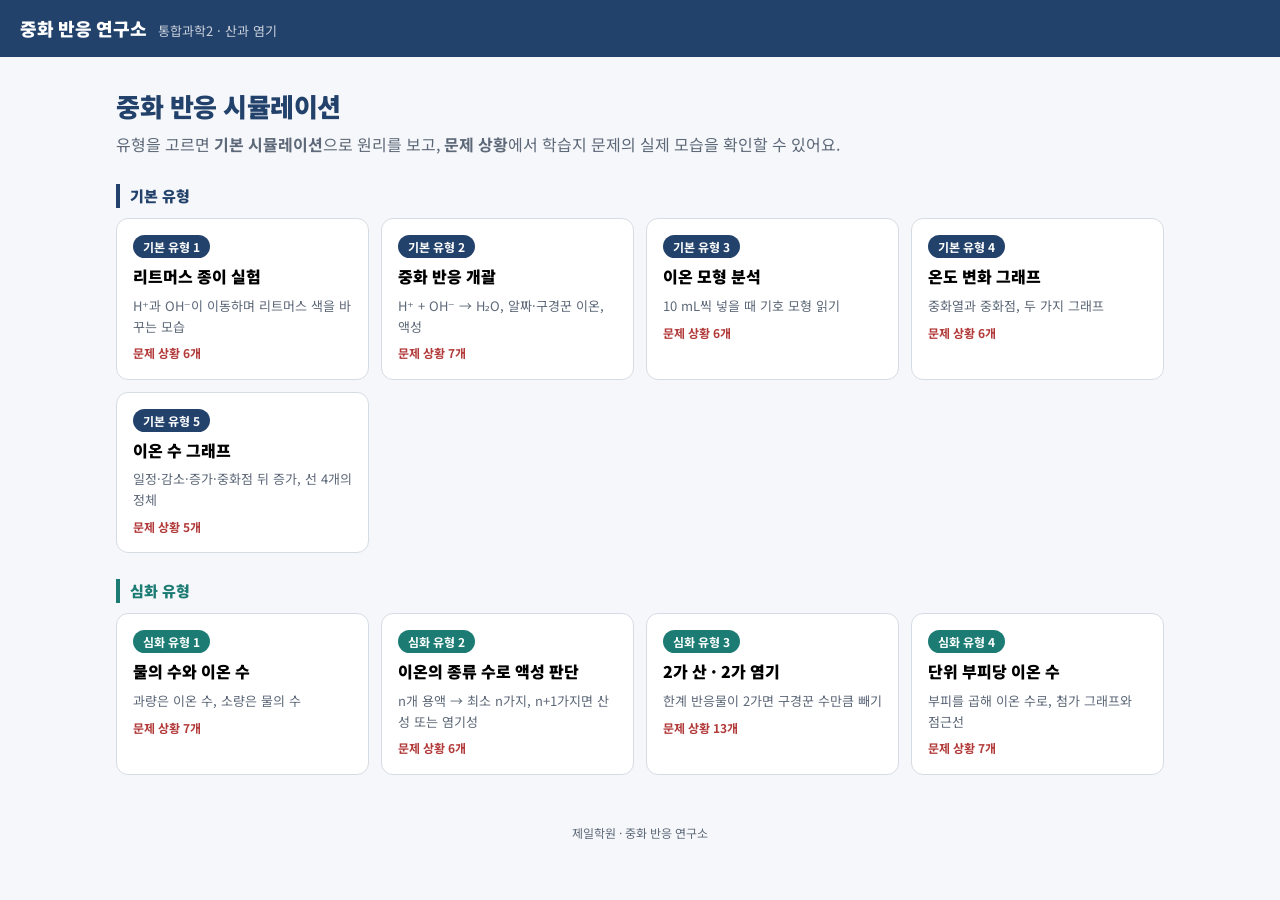
<file: index.html>
<!doctype html>
<html lang="ko">
<head>
<meta charset="utf-8">
<meta name="viewport" content="width=device-width, initial-scale=1">
<title>중화 반응 연구소</title>
<link rel="preconnect" href="https://fonts.googleapis.com">
<link rel="stylesheet" href="https://fonts.googleapis.com/css2?family=Noto+Sans+KR:wght@400;500;700;900&display=swap">
<link rel="stylesheet" href="style.css">
</head>
<body>
<header class="top">
  <a class="brand" href="./">중화 반응 연구소</a>
  <span class="sub">통합과학2 · 산과 염기</span>
</header>

<main id="home" class="home">
  <section class="hero">
    <h1>중화 반응 시뮬레이션</h1>
    <p>유형을 고르면 <b>기본 시뮬레이션</b>으로 원리를 보고, <b>문제 상황</b>에서 학습지 문제의 실제 모습을 확인할 수 있어요.</p>
  </section>
  <h2 class="group-title">기본 유형</h2>
  <div class="cards" id="cards-basic"></div>
  <h2 class="group-title teal">심화 유형</h2>
  <div class="cards" id="cards-adv"></div>
</main>

<main id="view" class="view" hidden>
  <div class="view-head">
    <button class="back" id="back">← 유형 목록</button>
    <div class="view-title"><span class="chip" id="vchip"></span><h1 id="vtitle"></h1></div>
  </div>
  <nav class="tabs">
    <button class="tab active" data-tab="basic">기본 시뮬레이션</button>
    <button class="tab" data-tab="prob">문제 상황</button>
  </nav>
  <section id="tab-basic" class="tabpane"></section>
  <section id="tab-prob" class="tabpane" hidden>
    <div class="plist" id="plist"></div>
    <div id="pview"></div>
  </section>
</main>

<footer class="foot">제일학원 · 중화 반응 연구소</footer>
<script src="presets.js"></script>
<script src="app.js"></script>
</body>
</html>
</file>
<file: style.css>
:root{
  --navy:#23426b; --navy2:#3c5a80; --teal:#1c7c74; --red:#b23a3a;
  --ink:#1d2530; --mute:#5d6878; --line:#d6dce4; --bg:#f5f7fa; --card:#ffffff;
  --soft:#eef2f7; --soft2:#e9f4f2; --soft3:#fbefed;
}
*{box-sizing:border-box}
html,body{margin:0}
body{font-family:"Noto Sans KR",system-ui,-apple-system,"Apple SD Gothic Neo","Malgun Gothic",sans-serif;color:var(--ink);background:var(--bg);line-height:1.6;-webkit-text-size-adjust:100%}
button{font:inherit;cursor:pointer}
.top{display:flex;align-items:baseline;gap:12px;padding:14px 20px;background:var(--navy);color:#fff}
.brand{color:#fff;text-decoration:none;font-weight:900;font-size:18px;letter-spacing:-.3px}
.sub{opacity:.75;font-size:13px}
.foot{text-align:center;color:var(--mute);font-size:12px;padding:28px 0 36px}

/* home */
.home,.view{max-width:1080px;margin:0 auto;padding:20px 16px}
.hero h1{margin:8px 0 6px;font-size:26px;font-weight:900;color:var(--navy);letter-spacing:-.5px}
.hero p{margin:0 0 6px;color:var(--mute)}
.group-title{font-size:15px;font-weight:900;color:var(--navy);margin:26px 0 10px;padding-left:10px;border-left:4px solid var(--navy)}
.group-title.teal{color:var(--teal);border-color:var(--teal)}
.cards{display:grid;grid-template-columns:repeat(auto-fill,minmax(230px,1fr));gap:12px}
.card{background:var(--card);border:1px solid var(--line);border-radius:12px;padding:16px;text-align:left;transition:.15s;display:flex;flex-direction:column;gap:6px}
.card:hover{transform:translateY(-2px);box-shadow:0 6px 18px rgba(35,66,107,.12);border-color:#b8c4d3}
.card .k{font-size:12px;font-weight:700;color:#fff;background:var(--navy);border-radius:999px;padding:2px 10px;align-self:flex-start}
.card.adv .k{background:var(--teal)}
.card .t{font-weight:900;font-size:16px}
.card .d{font-size:13px;color:var(--mute)}
.card .n{font-size:12px;color:var(--red);font-weight:700}

/* view */
.view-head{display:flex;flex-direction:column;gap:8px;margin-bottom:10px}
.back{align-self:flex-start;border:none;background:none;color:var(--navy);font-weight:700;padding:4px 0}
.view-title{display:flex;align-items:center;gap:10px;flex-wrap:wrap}
.view-title h1{margin:0;font-size:22px;font-weight:900;letter-spacing:-.4px}
.chip{display:inline-block;font-size:12px;font-weight:700;color:#fff;background:var(--navy);border-radius:6px;padding:2px 9px}
.chip.teal{background:var(--teal)} .chip.red{background:var(--red)}
.tabs{display:flex;gap:4px;border-bottom:2px solid var(--line);margin:8px 0 16px}
.tab{border:none;background:none;padding:10px 16px;font-weight:700;color:var(--mute);border-bottom:3px solid transparent;margin-bottom:-2px}
.tab.active{color:var(--navy);border-color:var(--navy)}

.panel{background:var(--card);border:1px solid var(--line);border-radius:12px;padding:16px;margin-bottom:14px}
.panel h3{margin:0 0 10px;font-size:15px;font-weight:900;color:var(--navy)}
.panel.tip{background:var(--soft2);border-color:#b9ddd7}
.panel.tip h3{color:var(--teal)}
.panel.prob{background:var(--soft3);border-color:#e7c3bd}
.panel.prob h3{color:var(--red)}
.ctrls{display:flex;flex-wrap:wrap;gap:10px 18px;align-items:center;margin-bottom:12px}
.ctrl{display:flex;align-items:center;gap:6px;font-size:14px}
.ctrl label{color:var(--mute);font-weight:500}
select{font:inherit;padding:5px 8px;border:1px solid #c3ccd7;border-radius:8px;background:#fff}
input[type=range]{accent-color:var(--navy);width:160px}
.step{display:inline-flex;align-items:center;border:1px solid #c3ccd7;border-radius:8px;overflow:hidden;background:#fff}
.step button{border:none;background:var(--soft);width:30px;height:30px;font-weight:900;color:var(--navy)}
.step span{min-width:34px;text-align:center;font-weight:700}
.btn{border:none;border-radius:8px;padding:8px 14px;font-weight:700;background:var(--navy);color:#fff}
.btn.ghost{background:#fff;color:var(--navy);border:1px solid #b8c4d3}
.btn.teal{background:var(--teal)} .btn.red{background:var(--red)}
.btn:disabled{opacity:.45;cursor:default}
.toggle{display:inline-flex;align-items:center;gap:6px;font-size:14px;color:var(--mute)}
.toggle input{accent-color:var(--navy);width:16px;height:16px}
.seg{display:inline-flex;border:1px solid #b8c4d3;border-radius:8px;overflow:hidden}
.seg button{border:none;background:#fff;padding:6px 12px;font-weight:700;color:var(--mute)}
.seg button.on{background:var(--navy);color:#fff}

.mixes{display:grid;grid-template-columns:repeat(auto-fill,minmax(260px,1fr));gap:12px}
.mix canvas{max-width:420px;margin:0 auto}
.mix{border:1px solid var(--line);border-radius:10px;padding:10px;background:#fff}
.mix .mh{display:flex;justify-content:space-between;align-items:baseline;gap:6px;margin-bottom:4px}
.mix .ml{font-weight:900;color:var(--navy)}
.mix .mc{font-size:12.5px;color:var(--mute);text-align:right}
canvas{display:block;width:100%;height:auto}
.badge{display:inline-block;font-size:12px;font-weight:700;border-radius:999px;padding:1px 9px}
.b-acid{background:#fde5c8;color:#9a5300}.b-base{background:#d8e6fb;color:#1f4f99}.b-neu{background:#dcf1e1;color:#22743a}
table.t{border-collapse:collapse;width:100%;font-size:13px;margin-top:6px}
table.t th,table.t td{border:1px solid #dbe1e8;padding:4px 6px;text-align:center}
table.t th{background:#eef2f7;color:var(--navy);font-weight:700}
table.t td.l{text-align:left}
table.t tr.sum td{background:#fafbfc;font-weight:700}
.note{font-size:12.5px;color:var(--mute);margin-top:6px}
.legend{display:flex;flex-wrap:wrap;gap:8px 12px;font-size:13px;margin:6px 0}
.legend i{display:inline-block;width:12px;height:12px;border-radius:50%;margin-right:4px;vertical-align:-1px;border:1px solid rgba(0,0,0,.25)}
.kv{display:grid;grid-template-columns:auto 1fr;gap:4px 12px;font-size:14px}
.kv b{color:var(--navy)}
.ok{color:#22743a;font-weight:700}.ng{color:var(--red);font-weight:700}
.cols{display:grid;grid-template-columns:1fr 1fr;gap:14px}
@media (max-width:760px){.cols{grid-template-columns:1fr}}

/* problem list */
.plist{display:flex;flex-wrap:wrap;gap:6px;margin-bottom:14px}
.pbtn{border:1px solid #b8c4d3;background:#fff;border-radius:8px;padding:5px 10px;font-weight:700;font-size:13px;color:var(--navy)}
.pbtn.o{color:var(--red);border-color:#e0b4ad}
.pbtn.on{background:var(--navy);color:#fff;border-color:var(--navy)}
.pbtn.o.on{background:var(--red);border-color:var(--red)}
.ptext{font-size:14.5px;line-height:1.75}
.ptext ul{margin:6px 0 0;padding-left:20px}
.hint{margin-top:8px}
.hint summary{cursor:pointer;font-weight:700;color:var(--teal)}
.hint ol{margin:6px 0 0;padding-left:22px;font-size:14px}
.empty{color:var(--mute);text-align:center;padding:30px 0}
sub,sup{font-size:.72em;line-height:0}
@media (max-width:520px){
  .home,.view{padding:14px 12px}
  .hero h1{font-size:22px}
  .view-title h1{font-size:18px}
  .tab{padding:9px 10px;font-size:14px}
  input[type=range]{width:120px}
}
</file>
